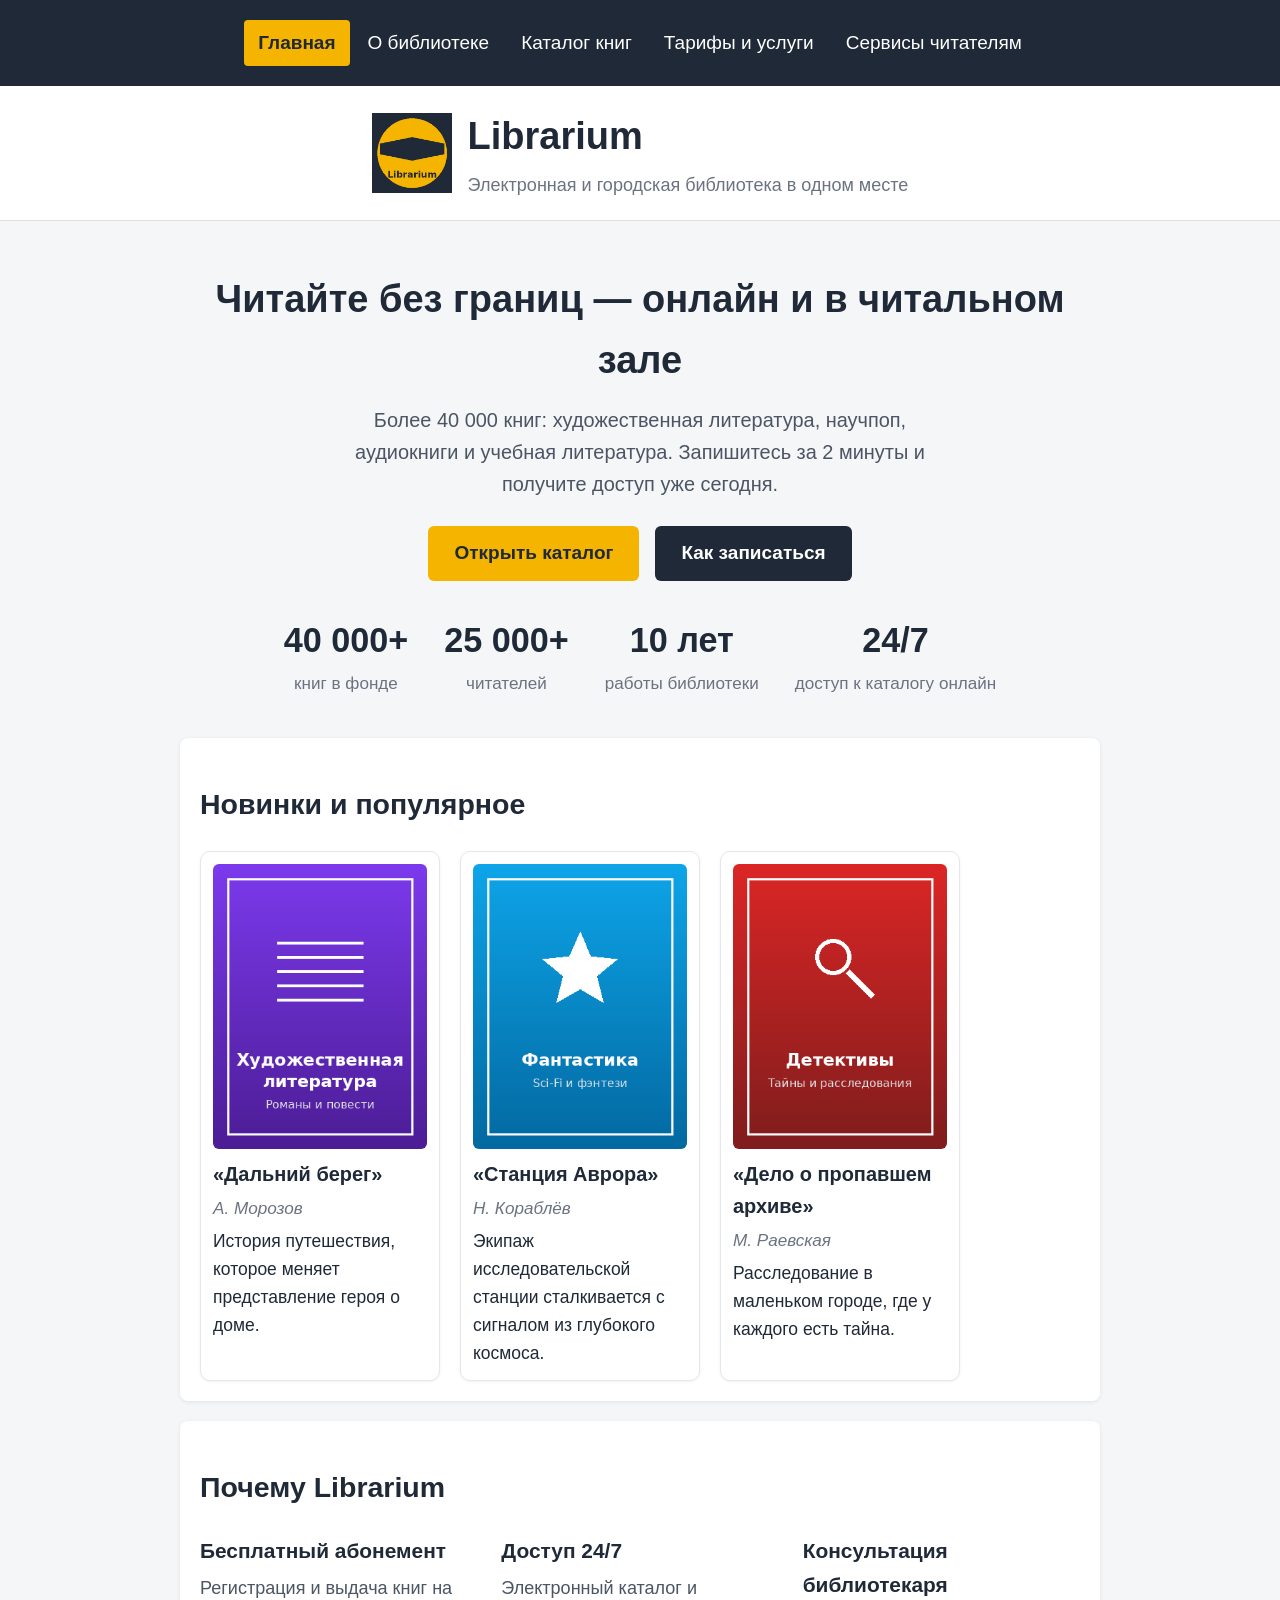
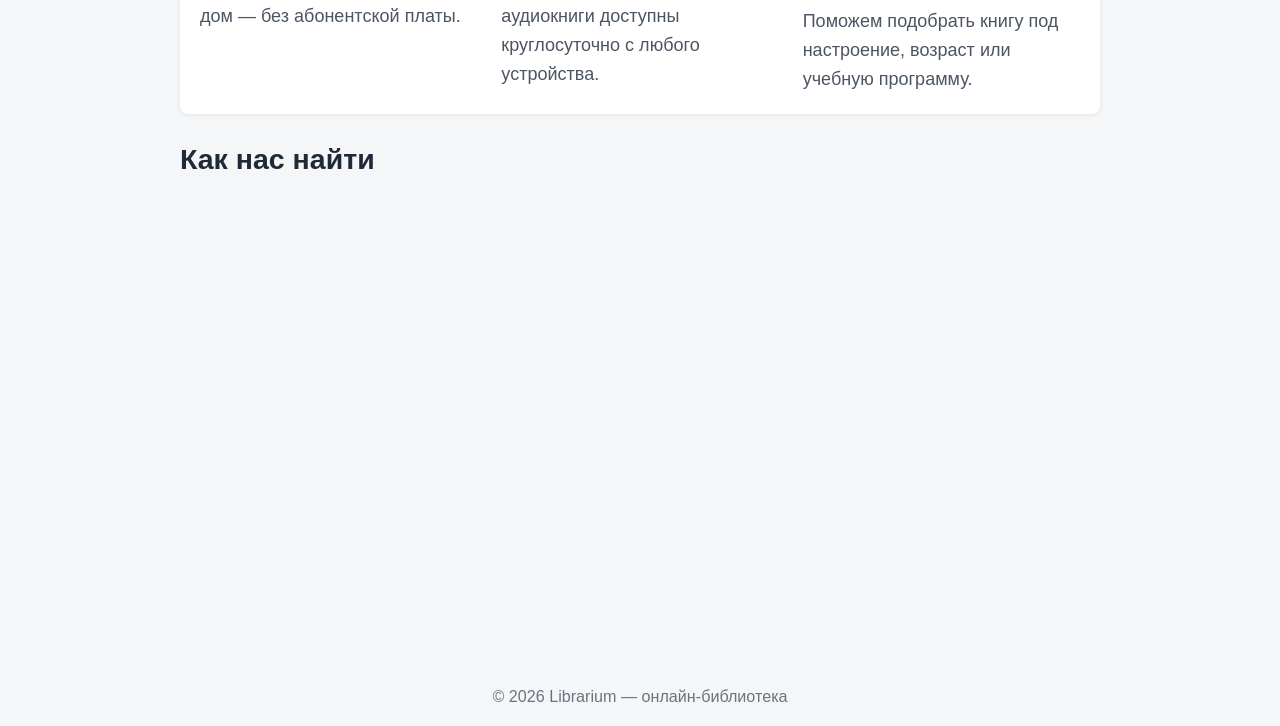
<file: library_site/index.html>
<!DOCTYPE html>
<html lang="ru">
<head>
    <meta charset="UTF-8">
    <link rel="stylesheet" href="styles.css">
    <meta name="viewport" content="width=device-width, initial-scale=1.0">
    <title>Librarium — онлайн-библиотека</title>
</head>
<body>
    <nav>
        <button class="nav-toggle" aria-label="Открыть меню" aria-expanded="false">
            <span></span><span></span><span></span>
        </button>
        <div class="nav-links">
            <a href="index.html">Главная</a>
            <a href="about.html">О библиотеке</a>
            <a href="catalog.html">Каталог книг</a>
            <a href="price.html">Тарифы и услуги</a>
            <a href="service.html">Сервисы читателям</a>
        </div>
    </nav>

    <header class="site-header">
        <img src="images/logo.png" alt="Логотип библиотеки Librarium" width="80" height="80">
        <div>
            <h1>Librarium</h1>
            <p class="slogan">Электронная и городская библиотека в одном месте</p>
        </div>
    </header>

    <main>
        <section class="hero">
            <h2>Читайте без границ — онлайн и в читальном зале</h2>
            <p>Более 40 000 книг: художественная литература, научпоп, аудиокниги и учебная литература. Запишитесь за 2 минуты и получите доступ уже сегодня.</p>
            <div class="hero-actions">
                <a class="btn btn-primary" href="catalog.html">Открыть каталог</a>
                <a class="btn btn-secondary" href="service.html">Как записаться</a>
            </div>
        </section>

        <section class="stats">
            <div class="stat-item">
                <span class="stat-number">40 000+</span>
                <span class="stat-label">книг в фонде</span>
            </div>
            <div class="stat-item">
                <span class="stat-number">25 000+</span>
                <span class="stat-label">читателей</span>
            </div>
            <div class="stat-item">
                <span class="stat-number">10 лет</span>
                <span class="stat-label">работы библиотеки</span>
            </div>
            <div class="stat-item">
                <span class="stat-number">24/7</span>
                <span class="stat-label">доступ к каталогу онлайн</span>
            </div>
        </section>

        <section class="catalog-section">
            <h2>Новинки и популярное</h2>
            <div class="book-grid">
                <article class="book-card">
                    <img src="images/book-fiction.png" alt="Обложка романа «Дальний берег»" width="240" height="320">
                    <h3>«Дальний берег»</h3>
                    <p class="book-author">А. Морозов</p>
                    <p class="book-desc">История путешествия, которое меняет представление героя о доме.</p>
                </article>
                <article class="book-card">
                    <img src="images/book-scifi.png" alt="Обложка романа «Станция Аврора»" width="240" height="320">
                    <h3>«Станция Аврора»</h3>
                    <p class="book-author">Н. Кораблёв</p>
                    <p class="book-desc">Экипаж исследовательской станции сталкивается с сигналом из глубокого космоса.</p>
                </article>
                <article class="book-card">
                    <img src="images/book-detective.png" alt="Обложка романа «Дело о пропавшем архиве»" width="240" height="320">
                    <h3>«Дело о пропавшем архиве»</h3>
                    <p class="book-author">М. Раевская</p>
                    <p class="book-desc">Расследование в маленьком городе, где у каждого есть тайна.</p>
                </article>
            </div>
        </section>

        <section class="catalog-section">
            <h2>Почему Librarium</h2>
            <div class="feature-grid">
                <div class="feature-item">
                    <h3>Бесплатный абонемент</h3>
                    <p>Регистрация и выдача книг на дом — без абонентской платы.</p>
                </div>
                <div class="feature-item">
                    <h3>Доступ 24/7</h3>
                    <p>Электронный каталог и аудиокниги доступны круглосуточно с любого устройства.</p>
                </div>
                <div class="feature-item">
                    <h3>Консультация библиотекаря</h3>
                    <p>Поможем подобрать книгу под настроение, возраст или учебную программу.</p>
                </div>
            </div>
        </section>

        <section class="map-wrapper">
            <h2>Как нас найти</h2>
            <iframe src="https://www.google.com/maps/embed?pb=!1m18!1m12!1m3!1d844.5660361764434!2d34.318915790345244!3d53.22155108160825!2m3!1f0!2f0!3f0!3m2!1i1024!2i768!4f13.1!3m3!1m2!1s0x412d59a53925e9b9%3A0x9a2ee2d2d8e9af2!2sOCEAN%20PLAZA!5e0!3m2!1sru!2sru!4v1789584685816!5m2!1sru!2sru"
                width="600" height="450" allowfullscreen="" loading="lazy"
                referrerpolicy="strict-origin-when-cross-origin" title="Карта расположения библиотеки Librarium"></iframe>
        </section>
    </main>

    <footer>&copy; 2026 Librarium — онлайн-библиотека</footer>

    <script src="js/main.js"></script>
</body>
</html>
</file>
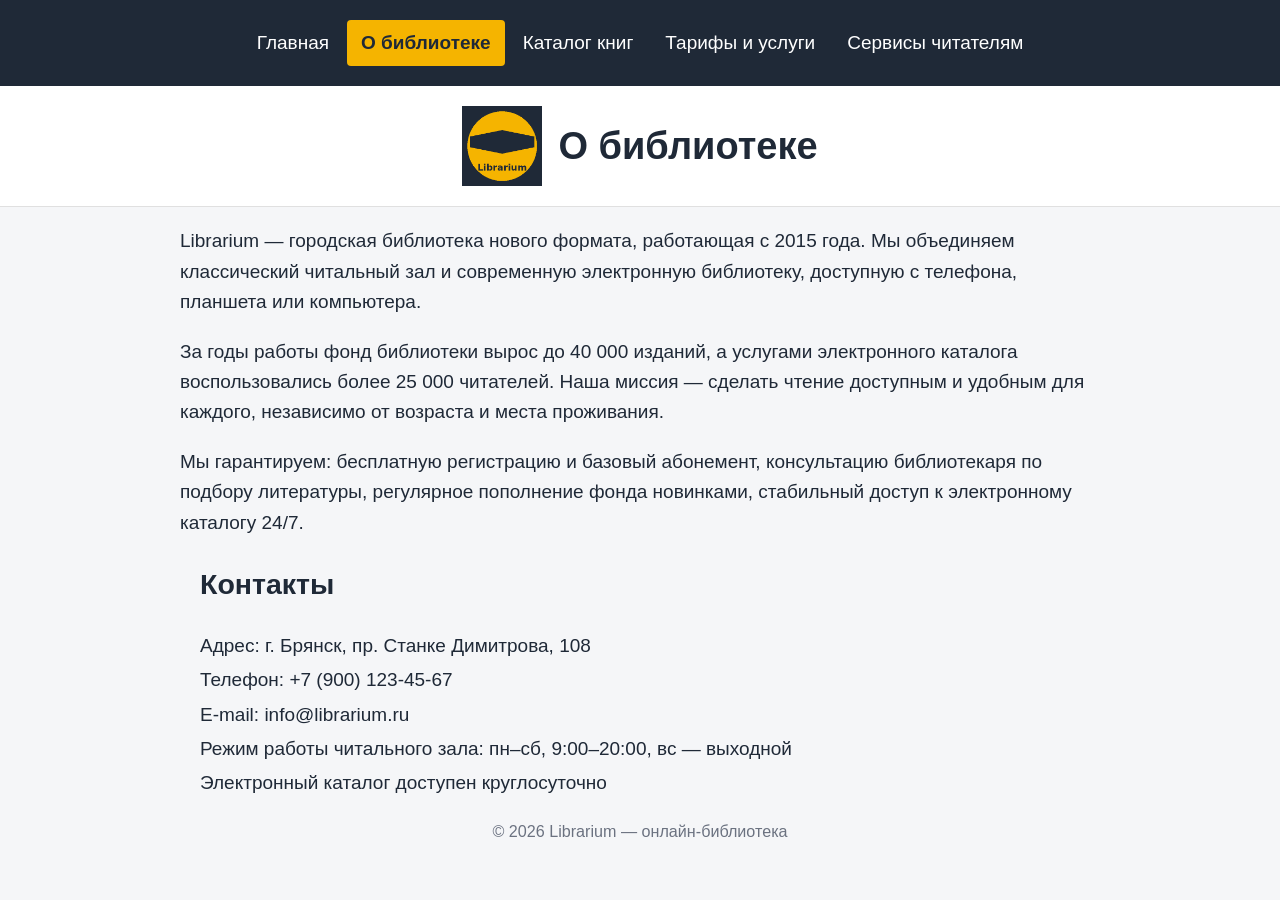
<file: library_site/about.html>
<!DOCTYPE html>
<html lang="ru">
<head>
    <meta charset="UTF-8">
    <link rel="stylesheet" href="styles.css">
    <meta name="viewport" content="width=device-width, initial-scale=1.0">
    <title>О библиотеке — Librarium</title>
</head>
<body>
    <nav>
        <button class="nav-toggle" aria-label="Открыть меню" aria-expanded="false">
            <span></span><span></span><span></span>
        </button>
        <div class="nav-links">
            <a href="index.html">Главная</a>
            <a href="about.html">О библиотеке</a>
            <a href="catalog.html">Каталог книг</a>
            <a href="price.html">Тарифы и услуги</a>
            <a href="service.html">Сервисы читателям</a>
        </div>
    </nav>

    <header class="site-header">
        <img src="images/logo.png" alt="Логотип библиотеки Librarium" width="80" height="80">
        <h1>О библиотеке</h1>
    </header>

    <main>
        <p>Librarium — городская библиотека нового формата, работающая с 2015 года. Мы объединяем классический читальный зал и современную электронную библиотеку, доступную с телефона, планшета или компьютера.</p>
        <p>За годы работы фонд библиотеки вырос до 40 000 изданий, а услугами электронного каталога воспользовались более 25 000 читателей. Наша миссия — сделать чтение доступным и удобным для каждого, независимо от возраста и места проживания.</p>
        <p>Мы гарантируем: бесплатную регистрацию и базовый абонемент, консультацию библиотекаря по подбору литературы, регулярное пополнение фонда новинками, стабильный доступ к электронному каталогу 24/7.</p>

        <section class="contacts">
            <h2>Контакты</h2>
            <p>Адрес: г. Брянск, пр. Станке Димитрова, 108</p>
            <p>Телефон: +7 (900) 123-45-67</p>
            <p>E-mail: info@librarium.ru</p>
            <p>Режим работы читального зала: пн–сб, 9:00–20:00, вс — выходной</p>
            <p>Электронный каталог доступен круглосуточно</p>
        </section>
    </main>

    <footer>&copy; 2026 Librarium — онлайн-библиотека</footer>

    <script src="js/main.js"></script>
</body>
</html>
</file>
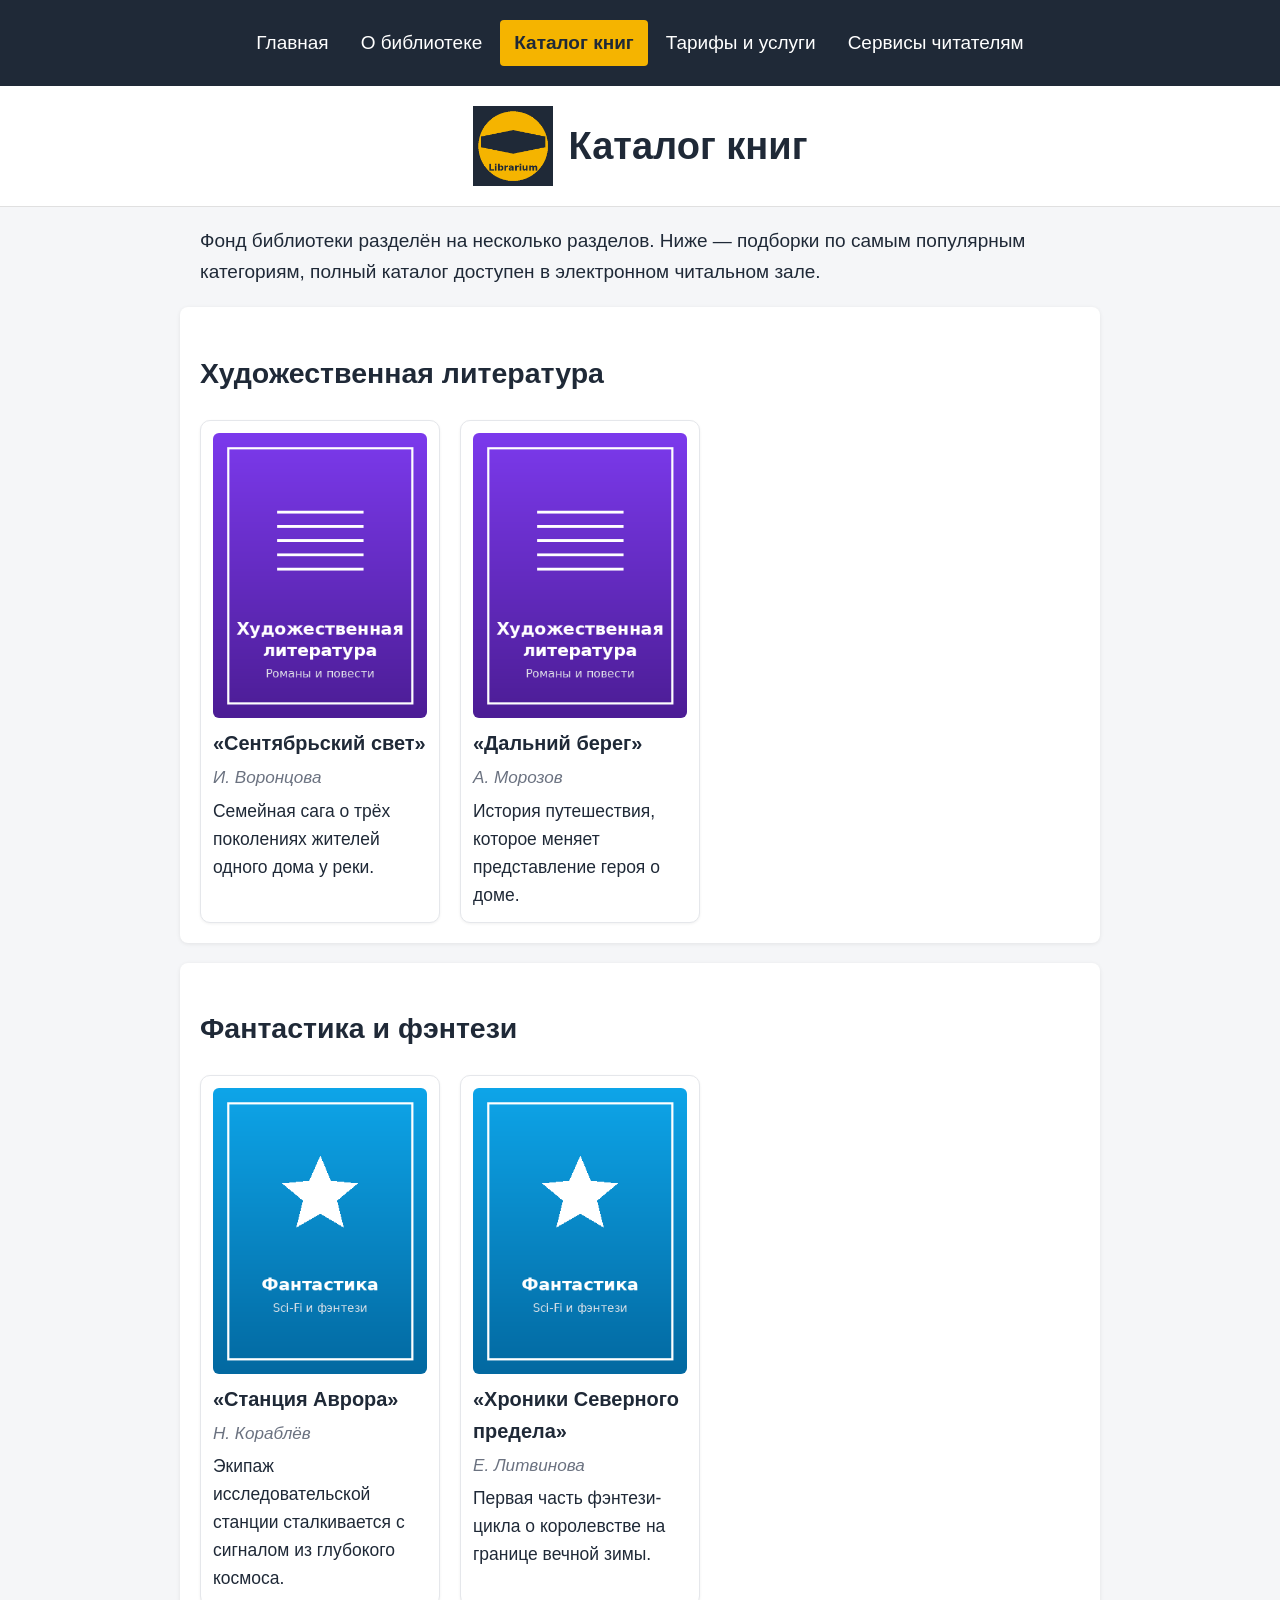
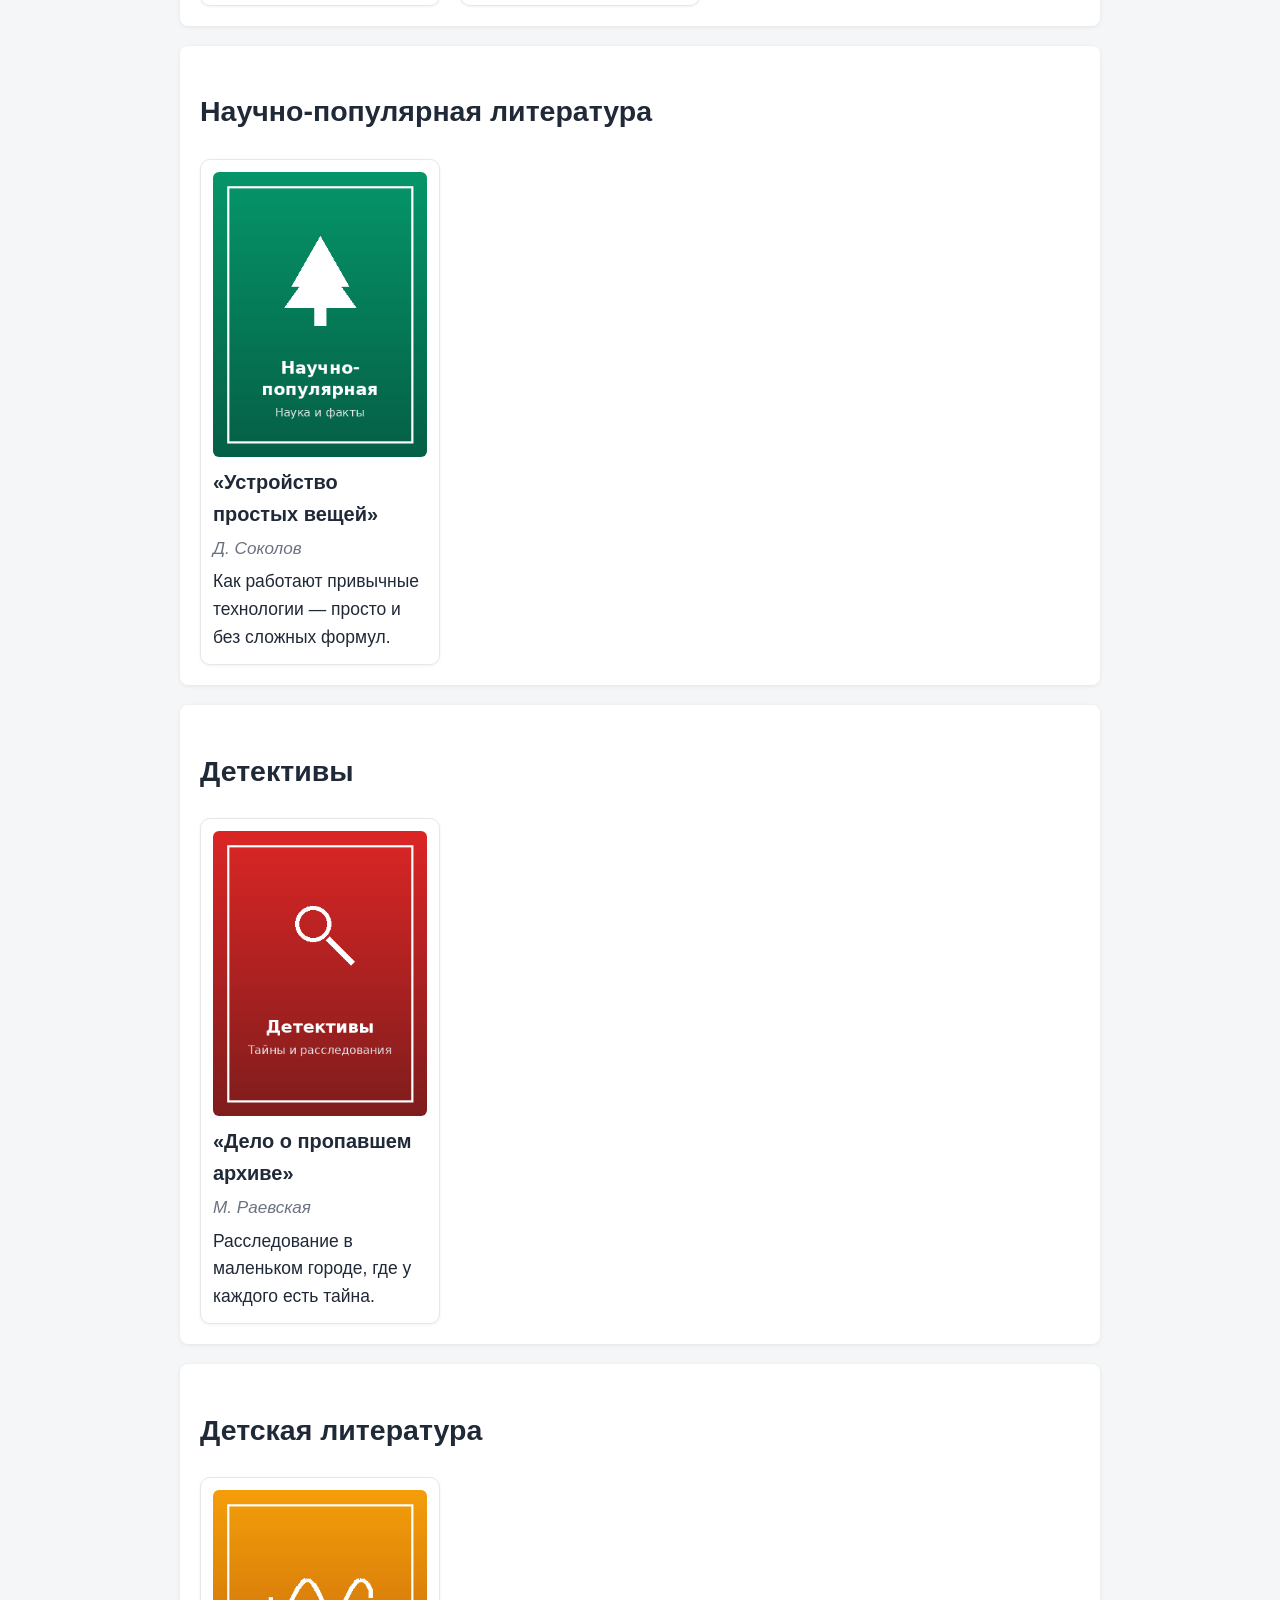
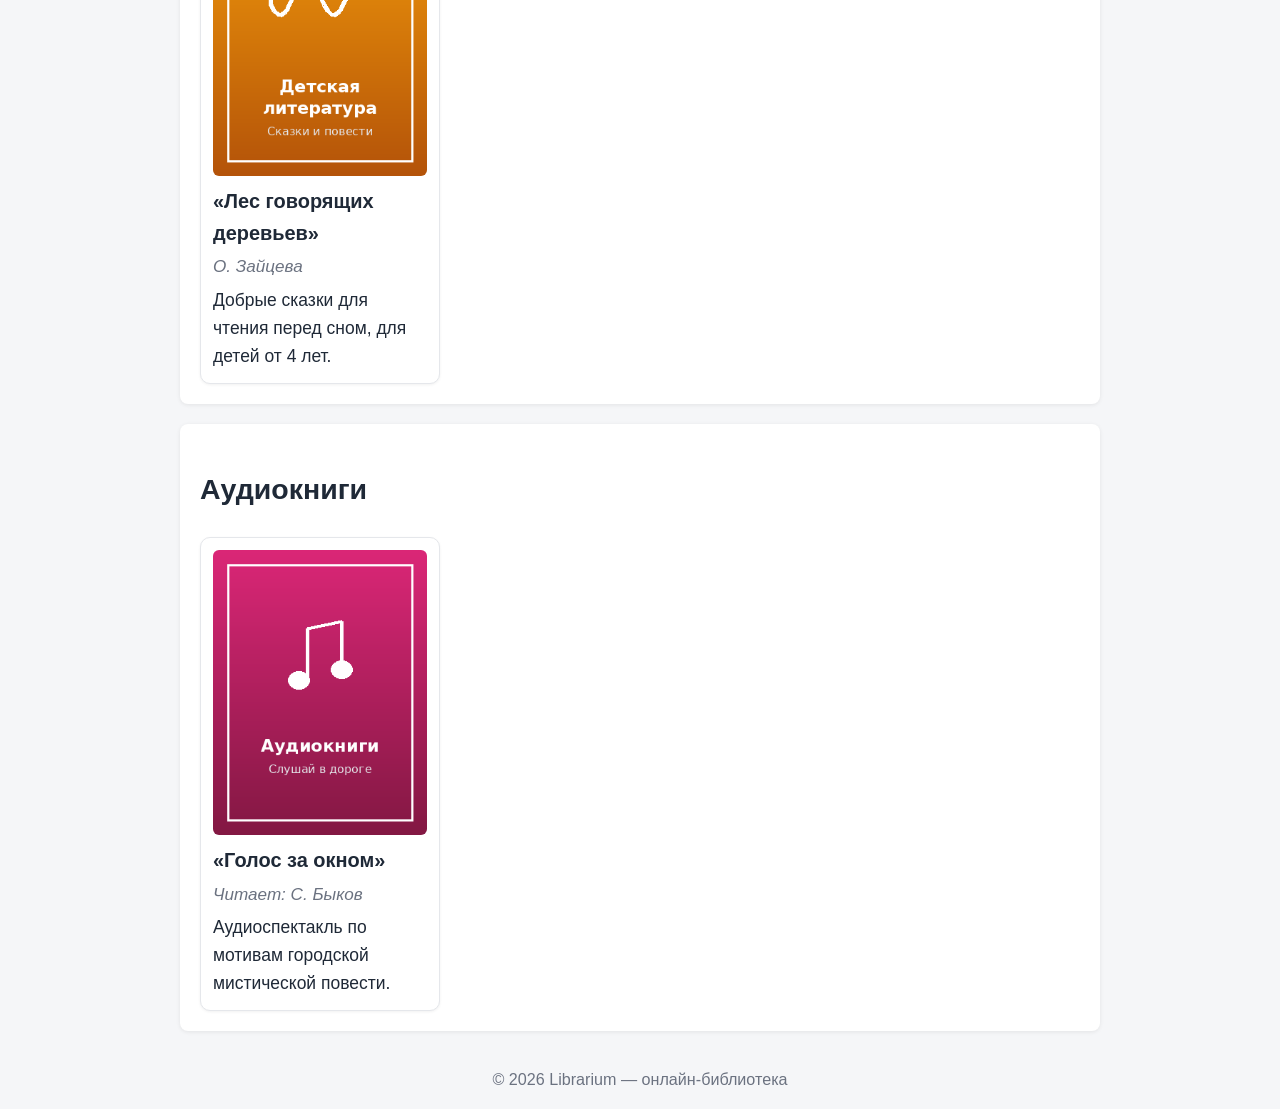
<file: library_site/catalog.html>
<!DOCTYPE html>
<html lang="ru">
<head>
    <meta charset="UTF-8">
    <link rel="stylesheet" href="styles.css">
    <meta name="viewport" content="width=device-width, initial-scale=1.0">
    <title>Каталог книг — Librarium</title>
</head>
<body>
    <nav>
        <button class="nav-toggle" aria-label="Открыть меню" aria-expanded="false">
            <span></span><span></span><span></span>
        </button>
        <div class="nav-links">
            <a href="index.html">Главная</a>
            <a href="about.html">О библиотеке</a>
            <a href="catalog.html">Каталог книг</a>
            <a href="price.html">Тарифы и услуги</a>
            <a href="service.html">Сервисы читателям</a>
        </div>
    </nav>

    <header class="site-header">
        <img src="images/logo.png" alt="Логотип библиотеки Librarium" width="80" height="80">
        <h1>Каталог книг</h1>
    </header>

    <main>
        <p class="intro">Фонд библиотеки разделён на несколько разделов. Ниже — подборки по самым популярным категориям, полный каталог доступен в электронном читальном зале.</p>

        <section class="catalog-section">
            <h2>Художественная литература</h2>
            <div class="book-grid">
                <article class="book-card">
                    <img src="images/book-fiction.png" alt="Обложка сборника «Сентябрьский свет»" width="240" height="320">
                    <h3>«Сентябрьский свет»</h3>
                    <p class="book-author">И. Воронцова</p>
                    <p class="book-desc">Семейная сага о трёх поколениях жителей одного дома у реки.</p>
                </article>
                <article class="book-card">
                    <img src="images/book-fiction.png" alt="Обложка романа «Дальний берег»" width="240" height="320">
                    <h3>«Дальний берег»</h3>
                    <p class="book-author">А. Морозов</p>
                    <p class="book-desc">История путешествия, которое меняет представление героя о доме.</p>
                </article>
            </div>
        </section>

        <section class="catalog-section">
            <h2>Фантастика и фэнтези</h2>
            <div class="book-grid">
                <article class="book-card">
                    <img src="images/book-scifi.png" alt="Обложка романа «Станция Аврора»" width="240" height="320">
                    <h3>«Станция Аврора»</h3>
                    <p class="book-author">Н. Кораблёв</p>
                    <p class="book-desc">Экипаж исследовательской станции сталкивается с сигналом из глубокого космоса.</p>
                </article>
                <article class="book-card">
                    <img src="images/book-scifi.png" alt="Обложка книги «Хроники Северного предела»" width="240" height="320">
                    <h3>«Хроники Северного предела»</h3>
                    <p class="book-author">Е. Литвинова</p>
                    <p class="book-desc">Первая часть фэнтези-цикла о королевстве на границе вечной зимы.</p>
                </article>
            </div>
        </section>

        <section class="catalog-section">
            <h2>Научно-популярная литература</h2>
            <div class="book-grid">
                <article class="book-card">
                    <img src="images/book-nonfiction.png" alt="Обложка книги «Устройство простых вещей»" width="240" height="320">
                    <h3>«Устройство простых вещей»</h3>
                    <p class="book-author">Д. Соколов</p>
                    <p class="book-desc">Как работают привычные технологии — просто и без сложных формул.</p>
                </article>
            </div>
        </section>

        <section class="catalog-section">
            <h2>Детективы</h2>
            <div class="book-grid">
                <article class="book-card">
                    <img src="images/book-detective.png" alt="Обложка романа «Дело о пропавшем архиве»" width="240" height="320">
                    <h3>«Дело о пропавшем архиве»</h3>
                    <p class="book-author">М. Раевская</p>
                    <p class="book-desc">Расследование в маленьком городе, где у каждого есть тайна.</p>
                </article>
            </div>
        </section>

        <section class="catalog-section">
            <h2>Детская литература</h2>
            <div class="book-grid">
                <article class="book-card">
                    <img src="images/book-children.png" alt="Обложка сборника сказок «Лес говорящих деревьев»" width="240" height="320">
                    <h3>«Лес говорящих деревьев»</h3>
                    <p class="book-author">О. Зайцева</p>
                    <p class="book-desc">Добрые сказки для чтения перед сном, для детей от 4 лет.</p>
                </article>
            </div>
        </section>

        <section class="catalog-section">
            <h2>Аудиокниги</h2>
            <div class="book-grid">
                <article class="book-card">
                    <img src="images/book-audio.png" alt="Обложка аудиокниги «Голос за окном»" width="240" height="320">
                    <h3>«Голос за окном»</h3>
                    <p class="book-author">Читает: С. Быков</p>
                    <p class="book-desc">Аудиоспектакль по мотивам городской мистической повести.</p>
                </article>
            </div>
        </section>
    </main>

    <footer>&copy; 2026 Librarium — онлайн-библиотека</footer>

    <script src="js/main.js"></script>
</body>
</html>
</file>
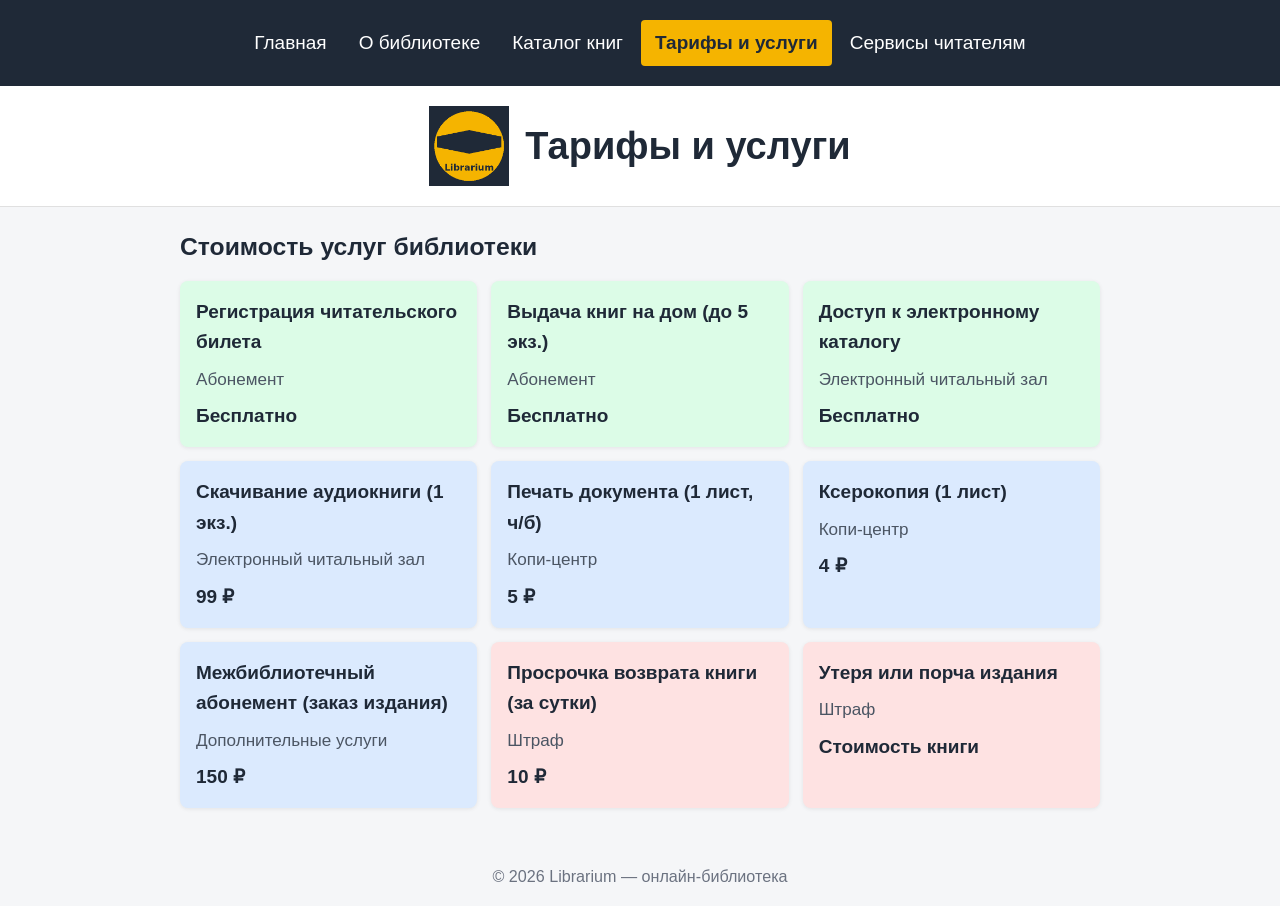
<file: library_site/price.html>
<!DOCTYPE html>
<html lang="ru">
<head>
    <meta charset="UTF-8">
    <link rel="stylesheet" href="styles.css">
    <meta name="viewport" content="width=device-width, initial-scale=1.0">
    <title>Тарифы и услуги — Librarium</title>
</head>
<body>
    <nav>
        <button class="nav-toggle" aria-label="Открыть меню" aria-expanded="false">
            <span></span><span></span><span></span>
        </button>
        <div class="nav-links">
            <a href="index.html">Главная</a>
            <a href="about.html">О библиотеке</a>
            <a href="catalog.html">Каталог книг</a>
            <a href="price.html">Тарифы и услуги</a>
            <a href="service.html">Сервисы читателям</a>
        </div>
    </nav>

    <header class="site-header">
        <img src="images/logo.png" alt="Логотип библиотеки Librarium" width="80" height="80">
        <h1>Тарифы и услуги</h1>
    </header>

    <main>
        <section class="pricing-list" aria-labelledby="pricing-heading">
            <h2 id="pricing-heading">Стоимость услуг библиотеки</h2>
            <div class="pricing-grid">
                <article class="pricing-card free">
                    <h3>Регистрация читательского билета</h3>
                    <p class="pricing-category">Абонемент</p>
                    <p class="pricing-amount">Бесплатно</p>
                </article>
                <article class="pricing-card free">
                    <h3>Выдача книг на дом (до 5 экз.)</h3>
                    <p class="pricing-category">Абонемент</p>
                    <p class="pricing-amount">Бесплатно</p>
                </article>
                <article class="pricing-card free">
                    <h3>Доступ к электронному каталогу</h3>
                    <p class="pricing-category">Электронный читальный зал</p>
                    <p class="pricing-amount">Бесплатно</p>
                </article>
                <article class="pricing-card paid">
                    <h3>Скачивание аудиокниги (1 экз.)</h3>
                    <p class="pricing-category">Электронный читальный зал</p>
                    <p class="pricing-amount">99 ₽</p>
                </article>
                <article class="pricing-card paid">
                    <h3>Печать документа (1 лист, ч/б)</h3>
                    <p class="pricing-category">Копи-центр</p>
                    <p class="pricing-amount">5 ₽</p>
                </article>
                <article class="pricing-card paid">
                    <h3>Ксерокопия (1 лист)</h3>
                    <p class="pricing-category">Копи-центр</p>
                    <p class="pricing-amount">4 ₽</p>
                </article>
                <article class="pricing-card paid">
                    <h3>Межбиблиотечный абонемент (заказ издания)</h3>
                    <p class="pricing-category">Дополнительные услуги</p>
                    <p class="pricing-amount">150 ₽</p>
                </article>
                <article class="pricing-card fine">
                    <h3>Просрочка возврата книги (за сутки)</h3>
                    <p class="pricing-category">Штраф</p>
                    <p class="pricing-amount">10 ₽</p>
                </article>
                <article class="pricing-card fine">
                    <h3>Утеря или порча издания</h3>
                    <p class="pricing-category">Штраф</p>
                    <p class="pricing-amount">Стоимость книги</p>
                </article>
            </div>
        </section>
    </main>

    <footer>&copy; 2026 Librarium — онлайн-библиотека</footer>

    <script src="js/main.js"></script>
</body>
</html>
</file>
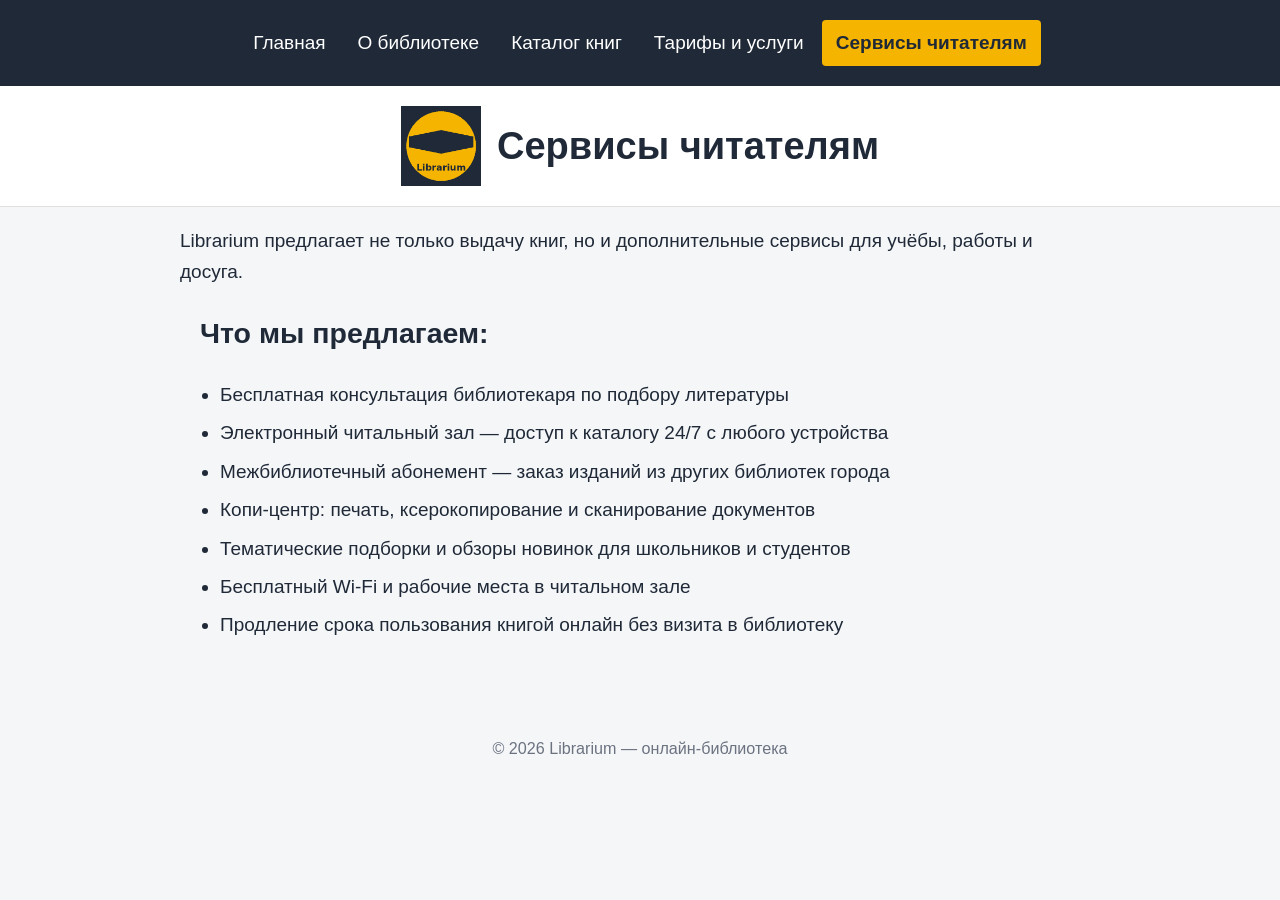
<file: library_site/service.html>
<!DOCTYPE html>
<html lang="ru">
<head>
    <meta charset="UTF-8">
    <link rel="stylesheet" href="styles.css">
    <meta name="viewport" content="width=device-width, initial-scale=1.0">
    <title>Сервисы читателям — Librarium</title>
</head>
<body>
    <nav>
        <button class="nav-toggle" aria-label="Открыть меню" aria-expanded="false">
            <span></span><span></span><span></span>
        </button>
        <div class="nav-links">
            <a href="index.html">Главная</a>
            <a href="about.html">О библиотеке</a>
            <a href="catalog.html">Каталог книг</a>
            <a href="price.html">Тарифы и услуги</a>
            <a href="service.html">Сервисы читателям</a>
        </div>
    </nav>

    <header class="site-header">
        <img src="images/logo.png" alt="Логотип библиотеки Librarium" width="80" height="80">
        <h1>Сервисы читателям</h1>
    </header>

    <main>
        <p>Librarium предлагает не только выдачу книг, но и дополнительные сервисы для учёбы, работы и досуга.</p>

        <section class="service-list">
            <h2>Что мы предлагаем:</h2>
            <ul>
                <li>Бесплатная консультация библиотекаря по подбору литературы</li>
                <li>Электронный читальный зал — доступ к каталогу 24/7 с любого устройства</li>
                <li>Межбиблиотечный абонемент — заказ изданий из других библиотек города</li>
                <li>Копи-центр: печать, ксерокопирование и сканирование документов</li>
                <li>Тематические подборки и обзоры новинок для школьников и студентов</li>
                <li>Бесплатный Wi-Fi и рабочие места в читальном зале</li>
                <li>Продление срока пользования книгой онлайн без визита в библиотеку</li>
            </ul>
        </section>
    </main>

    <footer>&copy; 2026 Librarium — онлайн-библиотека</footer>

    <script src="js/main.js"></script>
</body>
</html>
</file>
<file: library_site/styles.css>
/* =========================================================
   Librarium — стили сайта онлайн-библиотеки
   Все стили вынесены в отдельный файл (требование лаб. №2)
   ========================================================= */

* {
    box-sizing: border-box;
}

html {
    /* Базовый размер шрифта плавно растёт между 320px (телефон) и 2560px (широкий монитор/4K),
       вместо того чтобы скачками меняться только в media-запросах */
    font-size: clamp(15px, 0.9vw + 12px, 19px);
}

body {
    margin: 0;
    font-family: "Segoe UI", Arial, sans-serif;
    color: #1f2937;
    background-color: #f5f6f8;
    line-height: 1.6;
}

/* ===== Навигация ===== */
nav {
    display: flex;
    align-items: center;
    justify-content: center; /* на десктопе кнопка-бургер скрыта, и меню теперь центрируется, а не липнет влево */
    position: relative;
    background-color: #1f2937;
    padding: 20px 20px;
}

/* Бургер-кнопка отдельно прижата вправо (видна только на мобильных) */
.nav-toggle {
    position: absolute;
    right: 5px;
    top: 50%;
    transform: translateY(-50%);
}

.nav-links {
    display: flex;
    flex-wrap: wrap;
    gap: 4px;
}

/* Кнопка-"бутерброд", на десктопе скрыта */
.nav-toggle {
    display: none;
    flex-direction: column;
    justify-content: space-between;
    width: 28px;
    height: 20px;
    background: none;
    border: none;
    padding: 0;
    cursor: pointer;
}

.nav-toggle span {
    display: block;
    width: 100%;
    height: 3px;
    background-color: #ffffff;
    border-radius: 2px;
}

nav a {
    color: #ffffff;
    text-decoration: none;
    padding: 8px 14px;
    border-radius: 4px;
    transition: background-color 0.2s ease;
}

nav a:hover,
nav a:visited:hover {
    background-color: #374151;
}

nav a:visited {
    color: #ffffff;
}

/* Состояние в момент нажатия (псевдокласс :active) — отличается от hover */
nav a:active {
    background-color: #111827;
}

/* .active — не псевдокласс, а JS-класс для подсветки текущей страницы в меню */
nav a.active {
    background-color: #f5b400;
    color: #1f2937;
    font-weight: bold;
}

/* ===== Шапка сайта ===== */
header.site-header {
    display: flex;
    align-items: center;
    justify-content: center; /* группа логотип+текст теперь центрируется, а не прилипает к левому краю на широких экранах */
    gap: 16px;
    padding: 20px;
    background-color: #ffffff;
    border-bottom: 1px solid #e0e0e0;
}

header.site-header img {
    width: 80px;
    height: 80px;
    object-fit: contain;
}

header.site-header h1 {
    margin: 0;
    font-size: 2rem;
    color: #1f2937;
}

header.site-header p.slogan {
    margin: 4px 0 0;
    color: #6b7280;
    font-size: 0.95rem;
}

/* ===== Общий контейнер контента ===== */
main,
.page-title,
.intro,
.contacts,
.pricing-list {
    max-width: 960px;
    margin-left: auto;
    margin-right: auto;
}

main,
.page-title,
.intro,
.contacts {
    padding: 0 20px;
}

h1, h2, h3 {
    color: #1f2937;
}

.page-title {
    padding-top: 24px;
}

/* ===== Карта (iframe) ===== */
.map-wrapper iframe {
    max-width: 100%;
    display: block;
    margin: 12px 0;
    border-radius: 6px;
    border: 0;
}

/* ===== Карточки каталога ===== */
.catalog-section {
    max-width: 960px;
    margin: 20px auto;
    padding: 20px;
    background-color: #ffffff;
    border-radius: 8px;
    box-shadow: 0 1px 4px rgba(0, 0, 0, 0.08);
}

.book-grid {
    display: flex;
    flex-wrap: wrap;
    gap: 20px;
}

.book-card {
    flex: 1 1 220px;
    max-width: 240px;
    background-color: #ffffff;
    border: 1px solid #e5e7eb;
    border-radius: 10px;
    padding: 12px;
    box-shadow: 0 1px 3px rgba(0, 0, 0, 0.06);
    transition: box-shadow 0.2s ease, transform 0.2s ease;
}

.book-card:hover {
    box-shadow: 0 4px 10px rgba(0, 0, 0, 0.12);
    transform: translateY(-2px);
}

.book-card img {
    width: 100%;
    height: auto;
    border-radius: 6px;
    display: block;
    margin-bottom: 10px;
}

.book-card h3 {
    margin: 0 0 4px;
    font-size: 1.05rem;
}

.book-card .book-author {
    margin: 0 0 6px;
    color: #6b7280;
    font-style: italic;
    font-size: 0.9rem;
}

.book-card p.book-desc {
    margin: 0;
    font-size: 0.92rem;
}

/* ===== Карточки тарифов ===== */
.pricing-list {
    margin-top: 20px;
    margin-bottom: 40px;
}

.pricing-list > h2 {
    margin: 0 0 14px;
    font-size: 1.3rem;
}

.pricing-grid {
    display: grid;
    grid-template-columns: repeat(auto-fit, minmax(min(100%, 240px), 1fr));
    gap: 14px;
}

.pricing-card {
    padding: 16px;
    border-radius: 8px;
    box-shadow: 0 1px 4px rgba(0, 0, 0, 0.08);
}

.pricing-card.free {
    background-color: #dcfce7;
}

.pricing-card.paid {
    background-color: #dbeafe;
}

.pricing-card.fine {
    background-color: #fee2e2;
}

.pricing-card h3 {
    margin: 0 0 8px;
    font-size: 1rem;
}

.pricing-category {
    margin: 0 0 8px;
    color: #4b5563;
    font-size: 0.9rem;
}

.pricing-amount {
    margin: 0;
    font-weight: bold;
}

/* ===== Список услуг ===== */
.service-list {
    max-width: 960px;
    margin: 0 auto 40px;
    padding: 0 20px 20px;
}

.service-list ul {
    padding-left: 20px;
}

.service-list li {
    margin-bottom: 8px;
}

/* ===== Контакты ===== */
.contacts p {
    margin: 4px 0;
}

/* ===== Подвал ===== */
footer {
    text-align: center;
    padding: 16px;
    color: #6b7280;
    font-size: 0.85rem;
}

/* ===== Главная страница: hero-блок ===== */
.hero {
    max-width: 1200px;
    margin: 0 auto;
    padding: 48px 20px 32px;
    text-align: center;
}

.hero h2 {
    font-size: 2rem;
    margin: 0 0 14px;
}

.hero p {
    color: #4b5563;
    max-width: 620px;
    margin: 0 auto 26px;
    font-size: 1.05rem;
}

.hero-actions {
    display: flex;
    gap: 16px;
    justify-content: center;
    flex-wrap: wrap;
}

.btn {
    display: inline-block;
    padding: 12px 26px;
    border-radius: 6px;
    text-decoration: none;
    font-weight: bold;
    transition: background-color 0.2s ease;
}

.btn-primary {
    background-color: #f5b400;
    color: #1f2937;
}

.btn-primary:hover,
.btn-primary:visited:hover {
    background-color: #d99e00;
}

.btn-secondary {
    background-color: #1f2937;
    color: #ffffff;
}

.btn-secondary:hover,
.btn-secondary:visited:hover {
    background-color: #374151;
}

/* Это не элементы навигации, поэтому обычное и посещённое состояние
   намеренно немного отличаются оттенком (требование лаб. №2) */
.btn-primary:visited {
    background-color: #c98f00;
    color: #1f2937;
}

.btn-secondary:visited {
    background-color: #111827;
    color: #ffffff;
}

.btn-primary:active {
    background-color: #a87600;
}

.btn-secondary:active {
    background-color: #0b1220;
}

/* ===== Главная страница: цифры о библиотеке ===== */
.stats {
    display: flex;
    flex-wrap: wrap;
    justify-content: center;
    gap: 36px;
    max-width: 1200px;
    margin: 0 auto 40px;
    padding: 0 20px;
}

.stat-item {
    text-align: center;
    min-width: 120px;
}

.stat-number {
    display: block;
    font-size: 1.8rem;
    font-weight: bold;
    color: #1f2937;
}

.stat-label {
    color: #6b7280;
    font-size: 0.9rem;
}

/* ===== Главная страница: преимущества ===== */
.feature-grid {
    display: flex;
    flex-wrap: wrap;
    gap: 24px;
}

.feature-item {
    flex: 1 1 220px;
}

.feature-item h3 {
    margin: 0 0 6px;
    font-size: 1.1rem;
}

.feature-item p {
    margin: 0;
    color: #4b5563;
    font-size: 0.95rem;
}

/* ===== Адаптив под широкие мониторы и 4K ===== */
@media (min-width: 1600px) {
    main,
    .page-title,
    .intro,
    .contacts,
    .pricing-list,
    .catalog-section,
    .service-list {
        max-width: 1200px; /* чуть шире контейнер, но не на всю ширину экрана */
    }

    .book-card {
        max-width: 280px; /* карточки книг чуть крупнее, раз места больше */
    }
}

/* ===== Адаптив под мобильные ===== */
@media (max-width: 600px) {
    header.site-header {
        flex-direction: column;
        text-align: center;
    }

    nav {
        flex-wrap: wrap;
        justify-content: flex-end;
    }

    /* Бургер-меню вместо горизонтального списка ссылок */
    .nav-toggle {
        display: flex;
        top: 10px;
        transform: none;
    }

    .nav-links {
        display: none;
        flex-direction: column;
        width: 100%;
        gap: 0;
        padding-top: 28px;
    }

    .nav-links.open {
        display: flex;
    }

    .nav-links a {
        width: 100%;
        padding: 12px 14px;
    }

    /* Каталог: карточки растягиваются на всю ширину экрана вместо того,
       чтобы оставаться маленькими с пустым полем по бокам */
    .catalog-section {
        padding: 14px;
    }

    .book-grid {
        justify-content: center;
    }

    .book-card {
        flex: 1 1 100%;
        max-width: 100%;
    }

    .book-card h3 {
        font-size: 1.15rem;
    }

    .book-card .book-author {
        font-size: 1rem;
    }

    .book-card p.book-desc {
        font-size: 1rem;
    }
}
</file>
